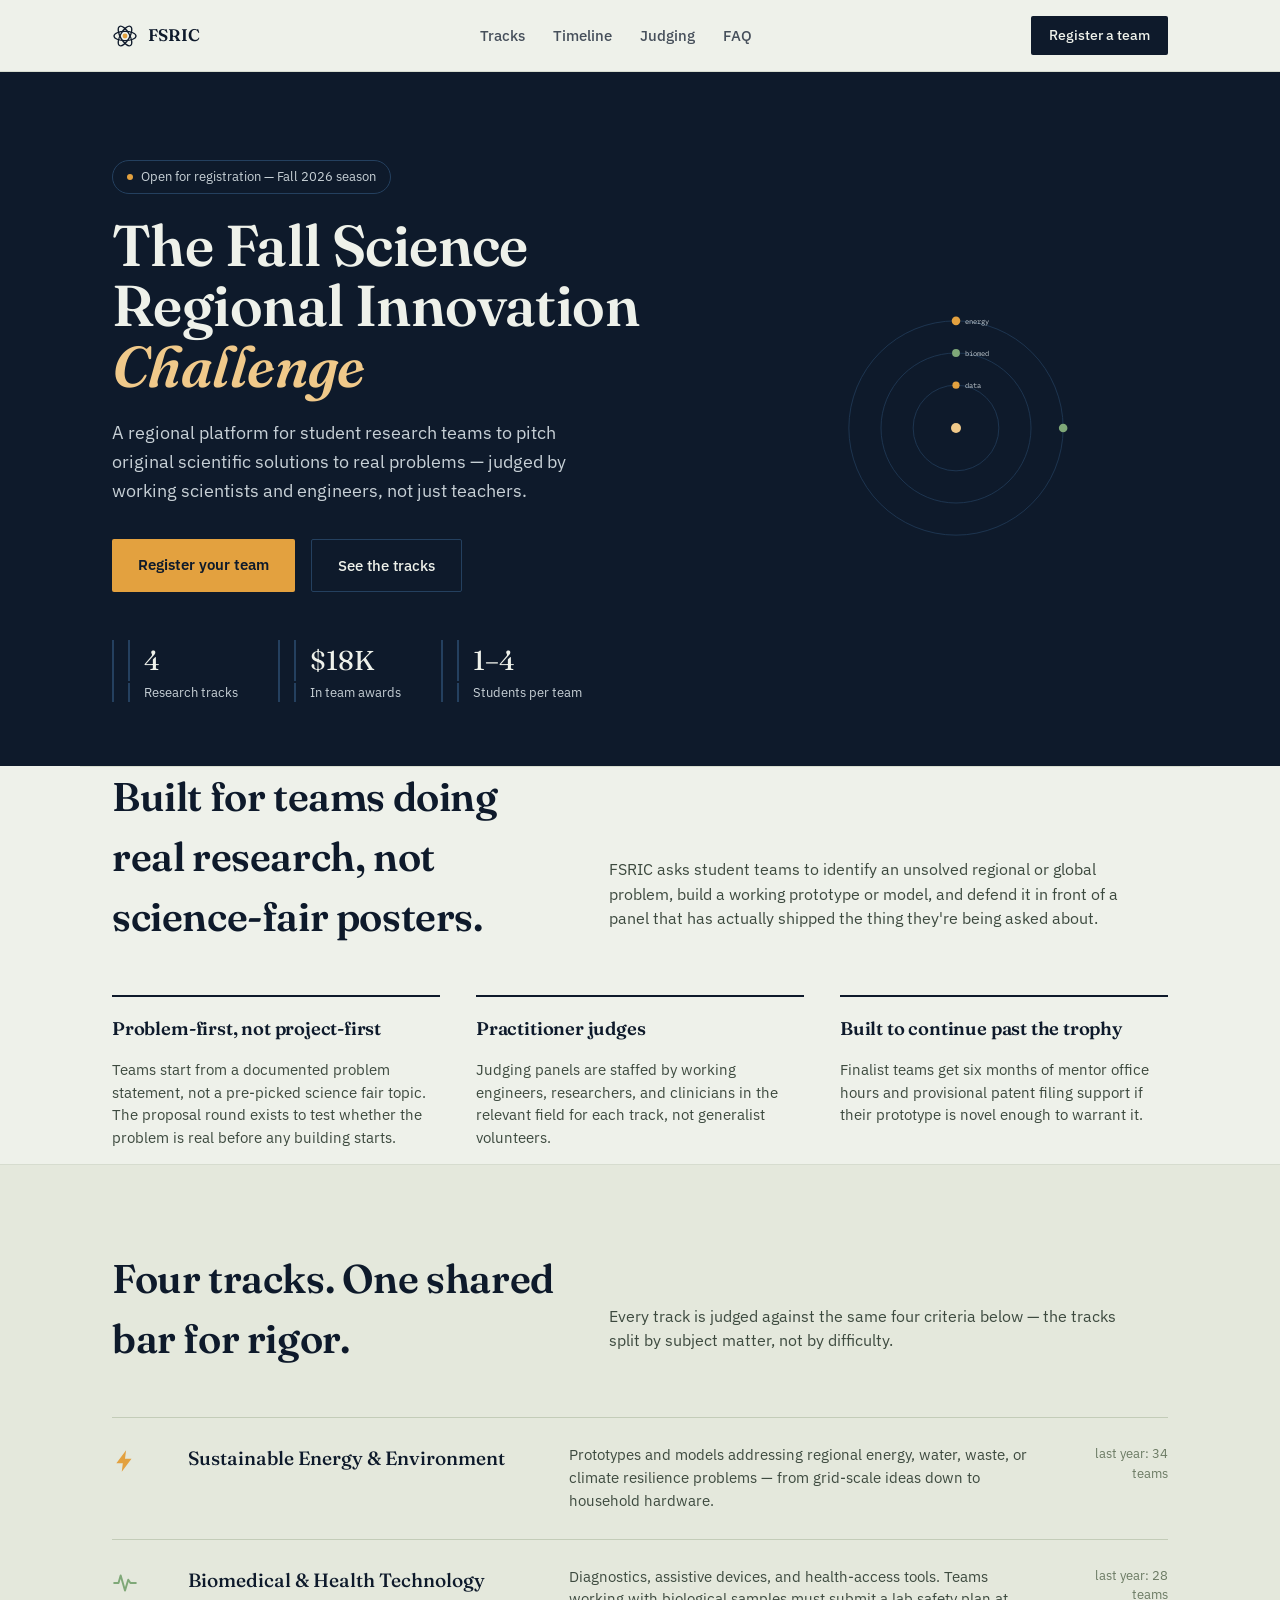
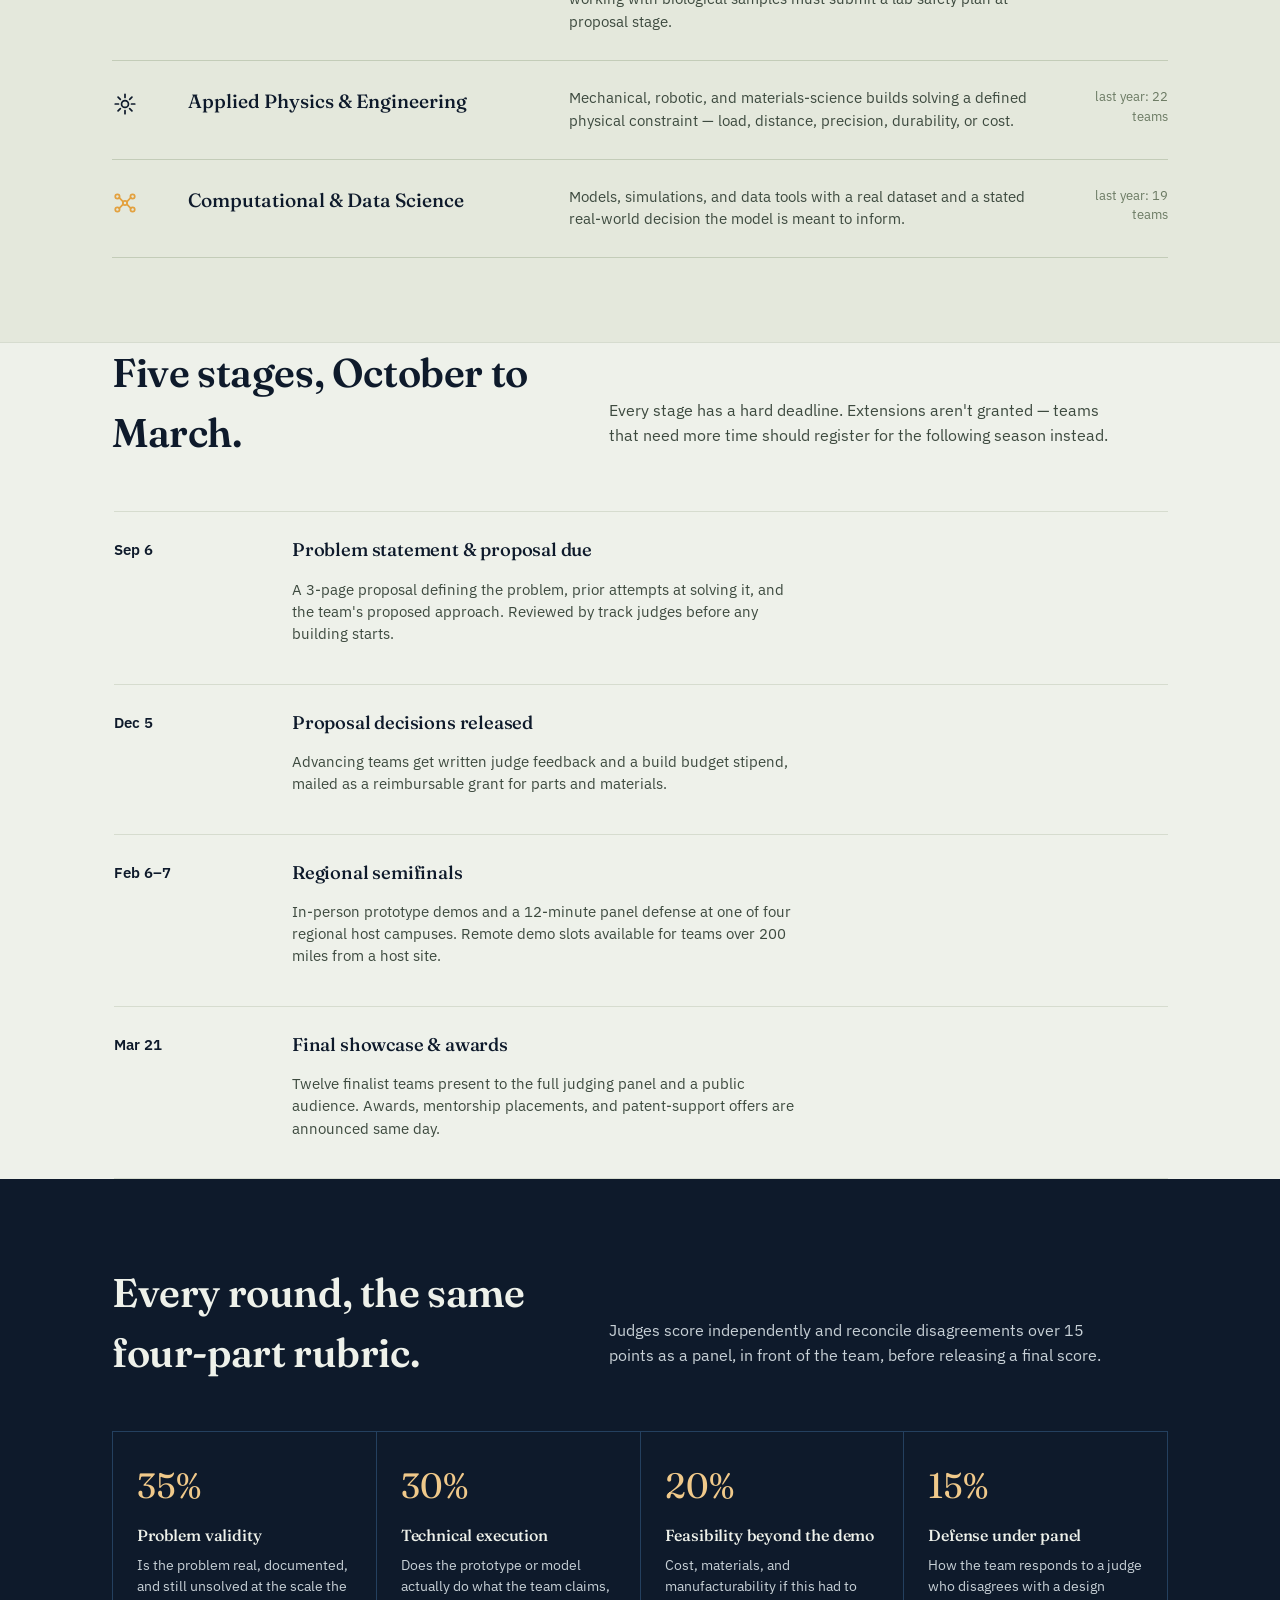
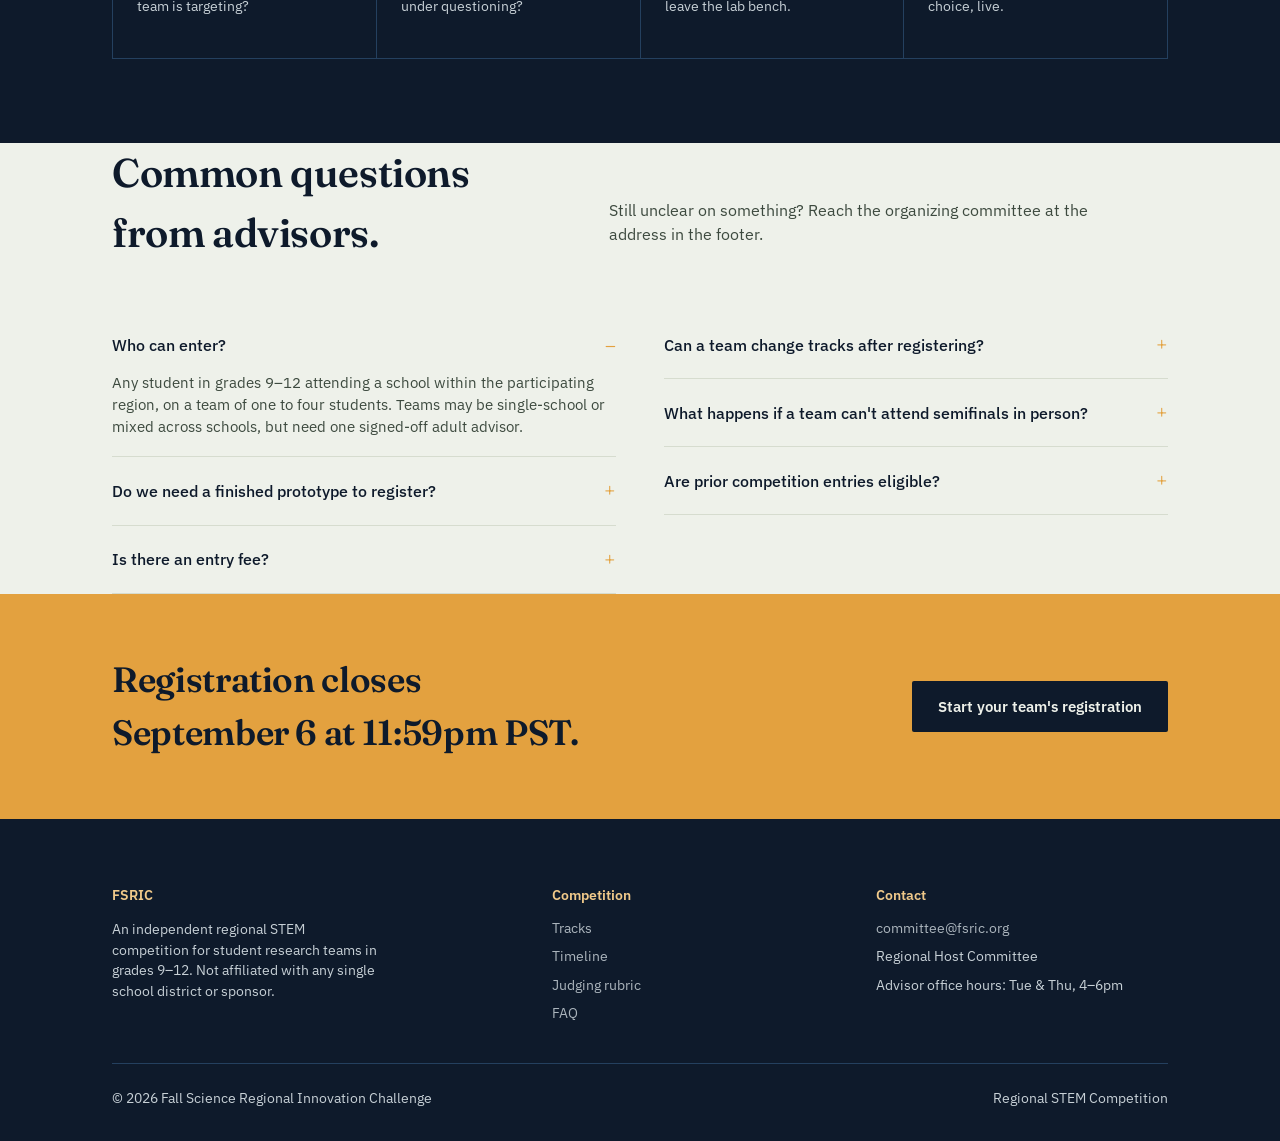
<file: index.html>
<!DOCTYPE html>
<html lang="en">
<head>
<meta charset="UTF-8">
<meta name="viewport" content="width=device-width, initial-scale=1.0">
<title>Fall Science Regional Innovation Challenge</title>
<meta name="description" content="A regional STEM competition for student research teams in grades 9–12, judged by working scientists and engineers.">
<link rel="preconnect" href="https://fonts.googleapis.com">
<link rel="preconnect" href="https://fonts.gstatic.com" crossorigin>
<link href="https://fonts.googleapis.com/css2?family=Fraunces:opsz,wght@9..144,400;9..144,500;9..144,600;9..144,700&family=IBM+Plex+Sans:wght@400;500;600&family=IBM+Plex+Mono:wght@400;500&display=swap" rel="stylesheet">
<link rel="stylesheet" href="/css/styles.css">
</head>
<body>

<nav class="nav">
  <div class="nav-inner">
    <a class="nav-mark" href="/">
      <svg width="26" height="26" viewBox="0 0 26 26" fill="none" aria-hidden="true">
        <circle cx="13" cy="13" r="2.4" fill="#e3a13f"/>
        <ellipse cx="13" cy="13" rx="11" ry="4.6" stroke="#0e1a2b" stroke-width="1.3"/>
        <ellipse cx="13" cy="13" rx="11" ry="4.6" stroke="#0e1a2b" stroke-width="1.3" transform="rotate(60 13 13)"/>
        <ellipse cx="13" cy="13" rx="11" ry="4.6" stroke="#0e1a2b" stroke-width="1.3" transform="rotate(120 13 13)"/>
      </svg>
      FSRIC
    </a>
    <div class="nav-links">
      <a href="/#tracks">Tracks</a>
      <a href="/#timeline">Timeline</a>
      <a href="/#judging">Judging</a>
      <a href="/#faq">FAQ</a>
    </div>
    <a class="nav-cta" href="/register.html">Register a team</a>
    <button class="nav-toggle" aria-expanded="false" aria-controls="mobile-menu">Menu</button>
  </div>
  <div class="nav-mobile" id="mobile-menu">
    <a href="/#tracks">Tracks</a>
    <a href="/#timeline">Timeline</a>
    <a href="/#judging">Judging</a>
    <a href="/#faq">FAQ</a>
    <a href="/register.html">Register a team</a>
  </div>
</nav>

<header class="hero">
  <div class="wrap hero-grid">
    <div>
      <span class="hero-badge"><span class="dot"></span>Open for registration &mdash; Fall 2026 season</span>
      <h1>The Fall Science<br>Regional Innovation<br><em>Challenge</em></h1>
      <p class="lede">A regional platform for student research teams to pitch original scientific solutions to real problems &mdash; judged by working scientists and engineers, not just teachers.</p>
      <div class="hero-actions">
        <a class="btn-primary" href="/register.html">Register your team</a>
        <a class="btn-ghost" href="#tracks">See the tracks</a>
      </div>
      <div class="hero-stats">
        <div><div class="num">4</div><div class="lbl">Research tracks</div></div>
        <div><div class="num">$18K</div><div class="lbl">In team awards</div></div>
        <div><div class="num">1&ndash;4</div><div class="lbl">Students per team</div></div>
      </div>
    </div>
    <div class="orbit-wrap">
      <svg viewBox="0 0 420 420" aria-hidden="true">
        <circle class="orbit-ring" cx="210" cy="210" r="150"/>
        <circle class="orbit-ring" cx="210" cy="210" r="105"/>
        <circle class="orbit-ring" cx="210" cy="210" r="60"/>
        <circle cx="210" cy="210" r="7" fill="#f0c98a"/>
        <g class="orbit-spin">
          <circle class="orbit-node" cx="210" cy="60" r="6"/>
          <text class="orbit-label" x="222" y="64">energy</text>
        </g>
        <g class="orbit-spin rev">
          <circle class="orbit-node alt" cx="210" cy="105" r="5.5"/>
          <text class="orbit-label" x="222" y="109">biomed</text>
        </g>
        <g class="orbit-spin">
          <circle class="orbit-node" cx="210" cy="150" r="5"/>
          <text class="orbit-label" x="222" y="154">data</text>
        </g>
        <g class="orbit-spin rev" style="animation-duration:60s;">
          <circle class="orbit-node alt" cx="360" cy="210" r="6"/>
        </g>
      </svg>
    </div>
  </div>
</header>

<section class="about wrap">
  <div class="section-head">
    <div><h2>Built for teams doing real research, not science-fair posters.</h2></div>
    <p>FSRIC asks student teams to identify an unsolved regional or global problem, build a working prototype or model, and defend it in front of a panel that has actually shipped the thing they're being asked about.</p>
  </div>
  <div class="about-cols">
    <div class="about-card">
      <h3>Problem-first, not project-first</h3>
      <p>Teams start from a documented problem statement, not a pre-picked science fair topic. The proposal round exists to test whether the problem is real before any building starts.</p>
    </div>
    <div class="about-card">
      <h3>Practitioner judges</h3>
      <p>Judging panels are staffed by working engineers, researchers, and clinicians in the relevant field for each track, not generalist volunteers.</p>
    </div>
    <div class="about-card">
      <h3>Built to continue past the trophy</h3>
      <p>Finalist teams get six months of mentor office hours and provisional patent filing support if their prototype is novel enough to warrant it.</p>
    </div>
  </div>
</section>

<section class="tracks" id="tracks">
  <div class="wrap">
    <div class="section-head">
      <div><h2>Four tracks. One shared bar for rigor.</h2></div>
      <p>Every track is judged against the same four criteria below &mdash; the tracks split by subject matter, not by difficulty.</p>
    </div>
    <div class="track-list">
      <div class="track-row">
        <div class="track-icon" aria-hidden="true">
          <svg viewBox="0 0 24 24" fill="none"><path d="M13 2 4 14h6l-1 8 9-12h-6z" fill="#e3a13f"/></svg>
        </div>
        <div class="track-name">Sustainable Energy &amp; Environment</div>
        <div class="track-desc">Prototypes and models addressing regional energy, water, waste, or climate resilience problems &mdash; from grid-scale ideas down to household hardware.</div>
        <div class="track-teams">last year: 34 teams</div>
      </div>
      <div class="track-row">
        <div class="track-icon" aria-hidden="true">
          <svg viewBox="0 0 24 24" fill="none" stroke="#7fa878" stroke-width="1.8" stroke-linecap="round" stroke-linejoin="round"><path d="M2 12h4l2-7 4 14 3-10 2 3h5"/></svg>
        </div>
        <div class="track-name">Biomedical &amp; Health Technology</div>
        <div class="track-desc">Diagnostics, assistive devices, and health-access tools. Teams working with biological samples must submit a lab safety plan at proposal stage.</div>
        <div class="track-teams">last year: 28 teams</div>
      </div>
      <div class="track-row">
        <div class="track-icon" aria-hidden="true">
          <svg viewBox="0 0 24 24" fill="none" stroke="#0e1a2b" stroke-width="1.6"><circle cx="12" cy="12" r="3.2"/><path d="M12 3v3M12 18v3M3 12h3M18 12h3M5.6 5.6l2.1 2.1M16.3 16.3l2.1 2.1M5.6 18.4l2.1-2.1M16.3 7.7l2.1-2.1" stroke-linecap="round"/></svg>
        </div>
        <div class="track-name">Applied Physics &amp; Engineering</div>
        <div class="track-desc">Mechanical, robotic, and materials-science builds solving a defined physical constraint &mdash; load, distance, precision, durability, or cost.</div>
        <div class="track-teams">last year: 22 teams</div>
      </div>
      <div class="track-row">
        <div class="track-icon" aria-hidden="true">
          <svg viewBox="0 0 24 24" fill="none" stroke="#e3a13f" stroke-width="1.6"><circle cx="5" cy="6" r="2"/><circle cx="19" cy="6" r="2"/><circle cx="5" cy="18" r="2"/><circle cx="19" cy="18" r="2"/><circle cx="12" cy="12" r="2"/><path d="M6.6 7.1 10.4 11M17.4 7.1 13.6 11M6.6 16.9 10.4 13M17.4 16.9 13.6 13" stroke-linecap="round"/></svg>
        </div>
        <div class="track-name">Computational &amp; Data Science</div>
        <div class="track-desc">Models, simulations, and data tools with a real dataset and a stated real-world decision the model is meant to inform.</div>
        <div class="track-teams">last year: 19 teams</div>
      </div>
    </div>
  </div>
</section>

<section class="timeline wrap" id="timeline">
  <div class="section-head">
    <div><h2>Five stages, October to March.</h2></div>
    <p>Every stage has a hard deadline. Extensions aren't granted &mdash; teams that need more time should register for the following season instead.</p>
  </div>
  <div class="tl-list">
    <div class="tl-item">
      <div class="tl-date">Sep 6</div>
      <div class="tl-body">
        <h3>Problem statement &amp; proposal due</h3>
        <p>A 3-page proposal defining the problem, prior attempts at solving it, and the team's proposed approach. Reviewed by track judges before any building starts.</p>
      </div>
    </div>
    <div class="tl-item">
      <div class="tl-date">Dec 5</div>
      <div class="tl-body">
        <h3>Proposal decisions released</h3>
        <p>Advancing teams get written judge feedback and a build budget stipend, mailed as a reimbursable grant for parts and materials.</p>
      </div>
    </div>
    <div class="tl-item">
      <div class="tl-date">Feb 6&ndash;7</div>
      <div class="tl-body">
        <h3>Regional semifinals</h3>
        <p>In-person prototype demos and a 12-minute panel defense at one of four regional host campuses. Remote demo slots available for teams over 200 miles from a host site.</p>
      </div>
    </div>
    <div class="tl-item">
      <div class="tl-date">Mar 21</div>
      <div class="tl-body">
        <h3>Final showcase &amp; awards</h3>
        <p>Twelve finalist teams present to the full judging panel and a public audience. Awards, mentorship placements, and patent-support offers are announced same day.</p>
      </div>
    </div>
  </div>
</section>

<section class="judging" id="judging">
  <div class="wrap">
    <div class="section-head">
      <div><h2>Every round, the same four-part rubric.</h2></div>
      <p class="on-dark">Judges score independently and reconcile disagreements over 15 points as a panel, in front of the team, before releasing a final score.</p>
    </div>
    <div class="crit-grid">
      <div class="crit-cell">
        <div class="crit-pct">35%</div>
        <h3>Problem validity</h3>
        <p>Is the problem real, documented, and still unsolved at the scale the team is targeting?</p>
      </div>
      <div class="crit-cell">
        <div class="crit-pct">30%</div>
        <h3>Technical execution</h3>
        <p>Does the prototype or model actually do what the team claims, under questioning?</p>
      </div>
      <div class="crit-cell">
        <div class="crit-pct">20%</div>
        <h3>Feasibility beyond the demo</h3>
        <p>Cost, materials, and manufacturability if this had to leave the lab bench.</p>
      </div>
      <div class="crit-cell">
        <div class="crit-pct">15%</div>
        <h3>Defense under panel</h3>
        <p>How the team responds to a judge who disagrees with a design choice, live.</p>
      </div>
    </div>
  </div>
</section>

<section class="faq wrap" id="faq">
  <div class="section-head">
    <div><h2>Common questions from advisors.</h2></div>
    <p>Still unclear on something? Reach the organizing committee at the address in the footer.</p>
  </div>
  <div class="faq-grid">
    <div>
      <details open>
        <summary>Who can enter?</summary>
        <p>Any student in grades 9&ndash;12 attending a school within the participating region, on a team of one to four students. Teams may be single-school or mixed across schools, but need one signed-off adult advisor.</p>
      </details>
      <details>
        <summary>Do we need a finished prototype to register?</summary>
        <p>No. Registration only requires a track selection and working title. The prototype itself is built between the proposal decision in December and the semifinal in February.</p>
      </details>
      <details>
        <summary>Is there an entry fee?</summary>
        <p>No entry fee. Teams that advance past the proposal round receive a materials stipend rather than paying one.</p>
      </details>
    </div>
    <div>
      <details>
        <summary>Can a team change tracks after registering?</summary>
        <p>Only up until the proposal deadline. After proposals are submitted, a team's track is locked for the rest of the season.</p>
      </details>
      <details>
        <summary>What happens if a team can't attend semifinals in person?</summary>
        <p>Teams more than 200 miles from a regional host site can request a remote demo slot when they register. This must be requested before the proposal deadline, not after.</p>
      </details>
      <details>
        <summary>Are prior competition entries eligible?</summary>
        <p>A project previously entered in another regional or national competition can be entered here only if it's substantially extended with new work done this season.</p>
      </details>
    </div>
  </div>
</section>

<section class="cta-strip">
  <div class="wrap cta-inner">
    <h2>Registration closes September 6 at 11:59pm PST.</h2>
    <a class="btn-primary" href="/register.html">Start your team's registration</a>
  </div>
</section>

<footer>
  <div class="wrap">
    <div class="foot-grid">
      <div>
        <h4>FSRIC</h4>
        <p style="max-width:34ch; color:var(--paper-dim);">An independent regional STEM competition for student research teams in grades 9&ndash;12. Not affiliated with any single school district or sponsor.</p>
      </div>
      <div>
        <h4>Competition</h4>
        <ul>
          <li><a href="/#tracks">Tracks</a></li>
          <li><a href="/#timeline">Timeline</a></li>
          <li><a href="/#judging">Judging rubric</a></li>
          <li><a href="/#faq">FAQ</a></li>
        </ul>
      </div>
      <div>
        <h4>Contact</h4>
        <ul>
          <li><a href="mailto:committee@fsric.org">committee@fsric.org</a></li>
          <li>Regional Host Committee</li>
          <li>Advisor office hours: Tue &amp; Thu, 4&ndash;6pm</li>
        </ul>
      </div>
    </div>
    <div class="foot-bottom">
      <div>&copy; 2026 Fall Science Regional Innovation Challenge</div>
      <div>Regional STEM Competition</div>
    </div>
  </div>
</footer>

<script src="/js/main.js"></script>
</body>
</html>
</file>
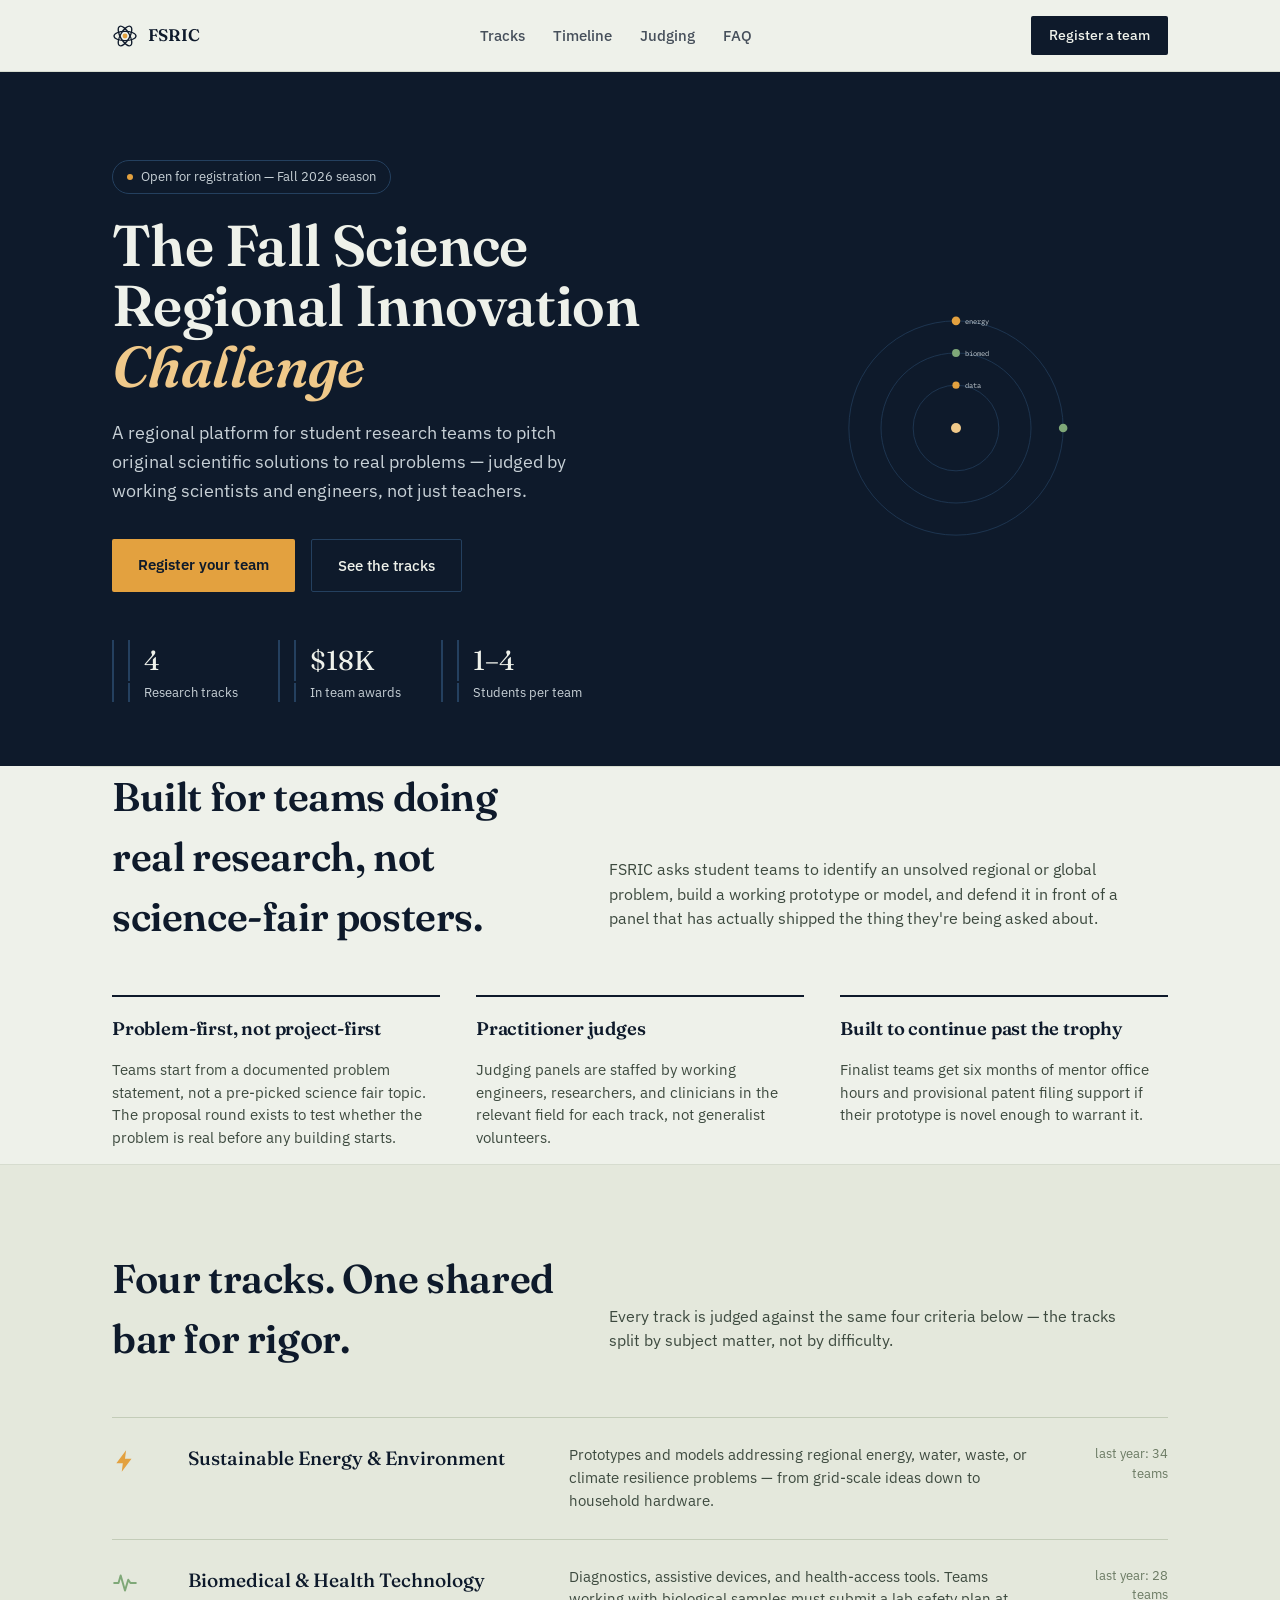
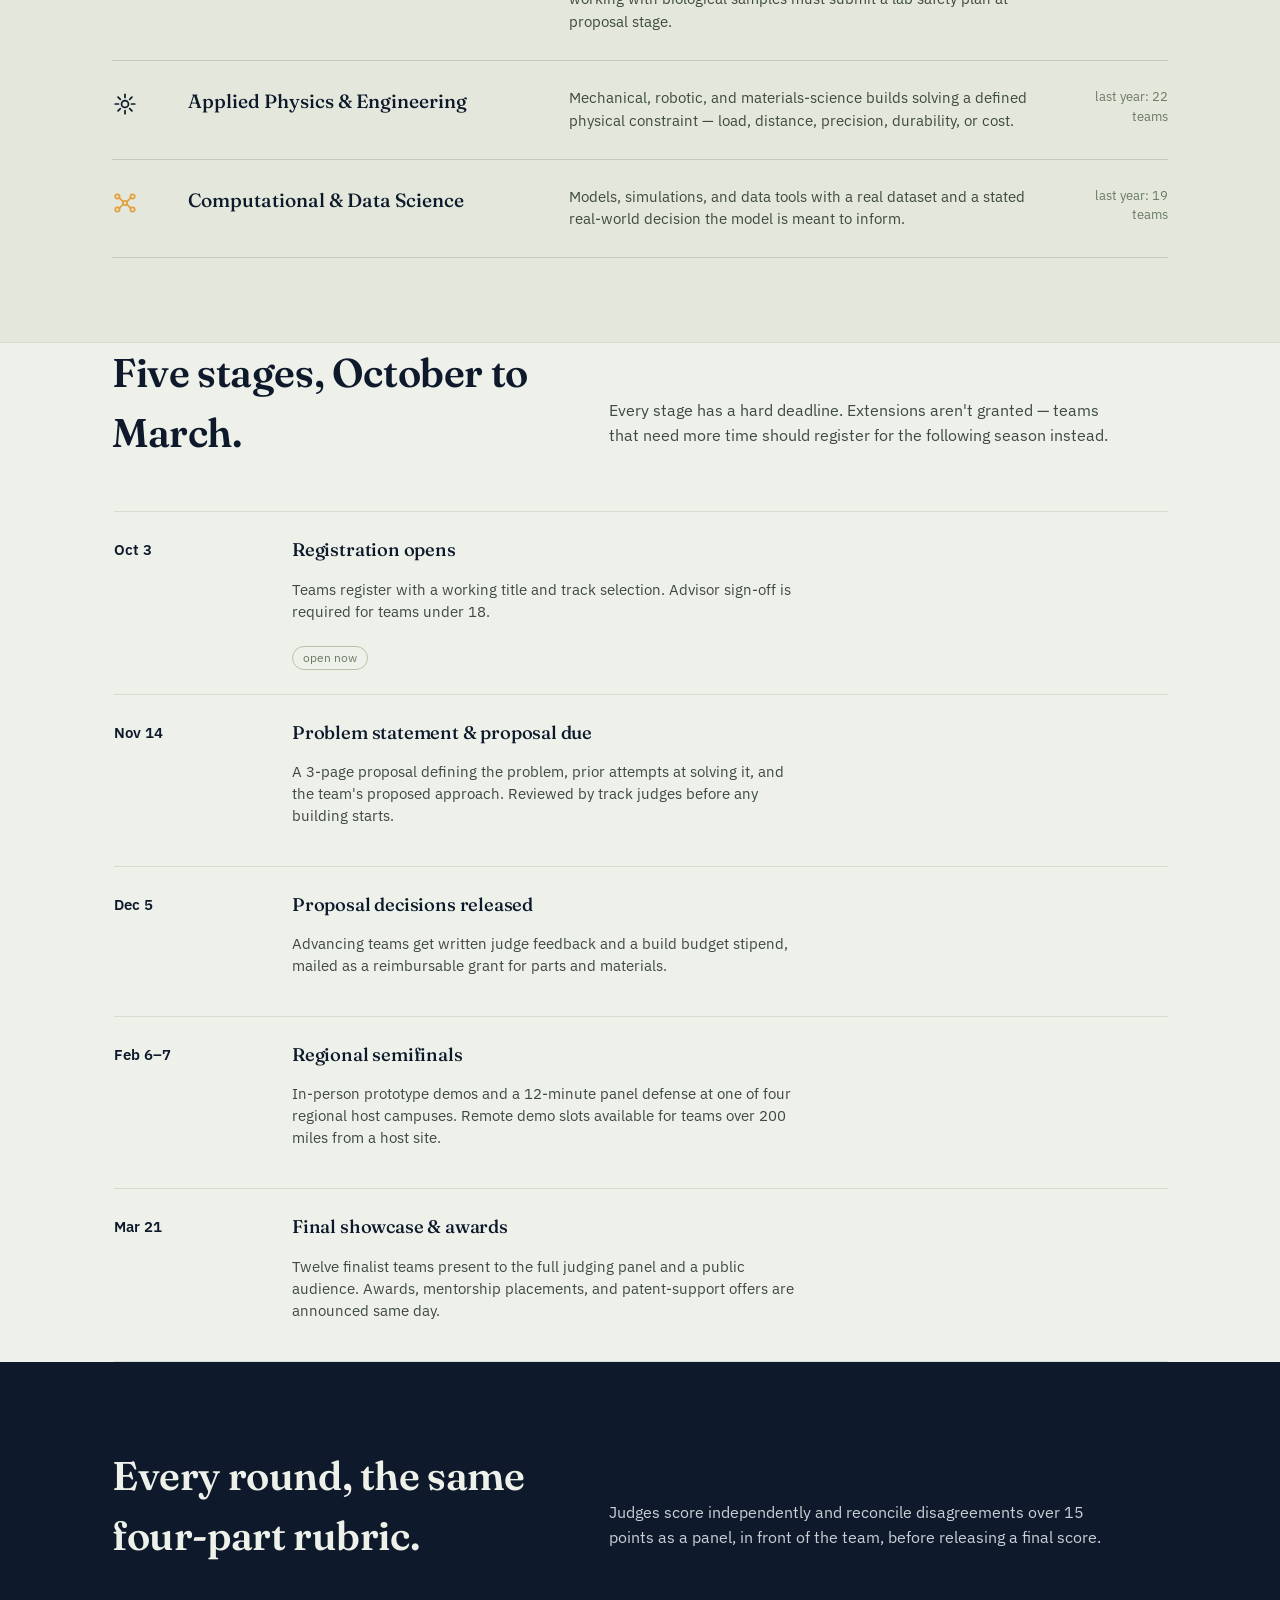
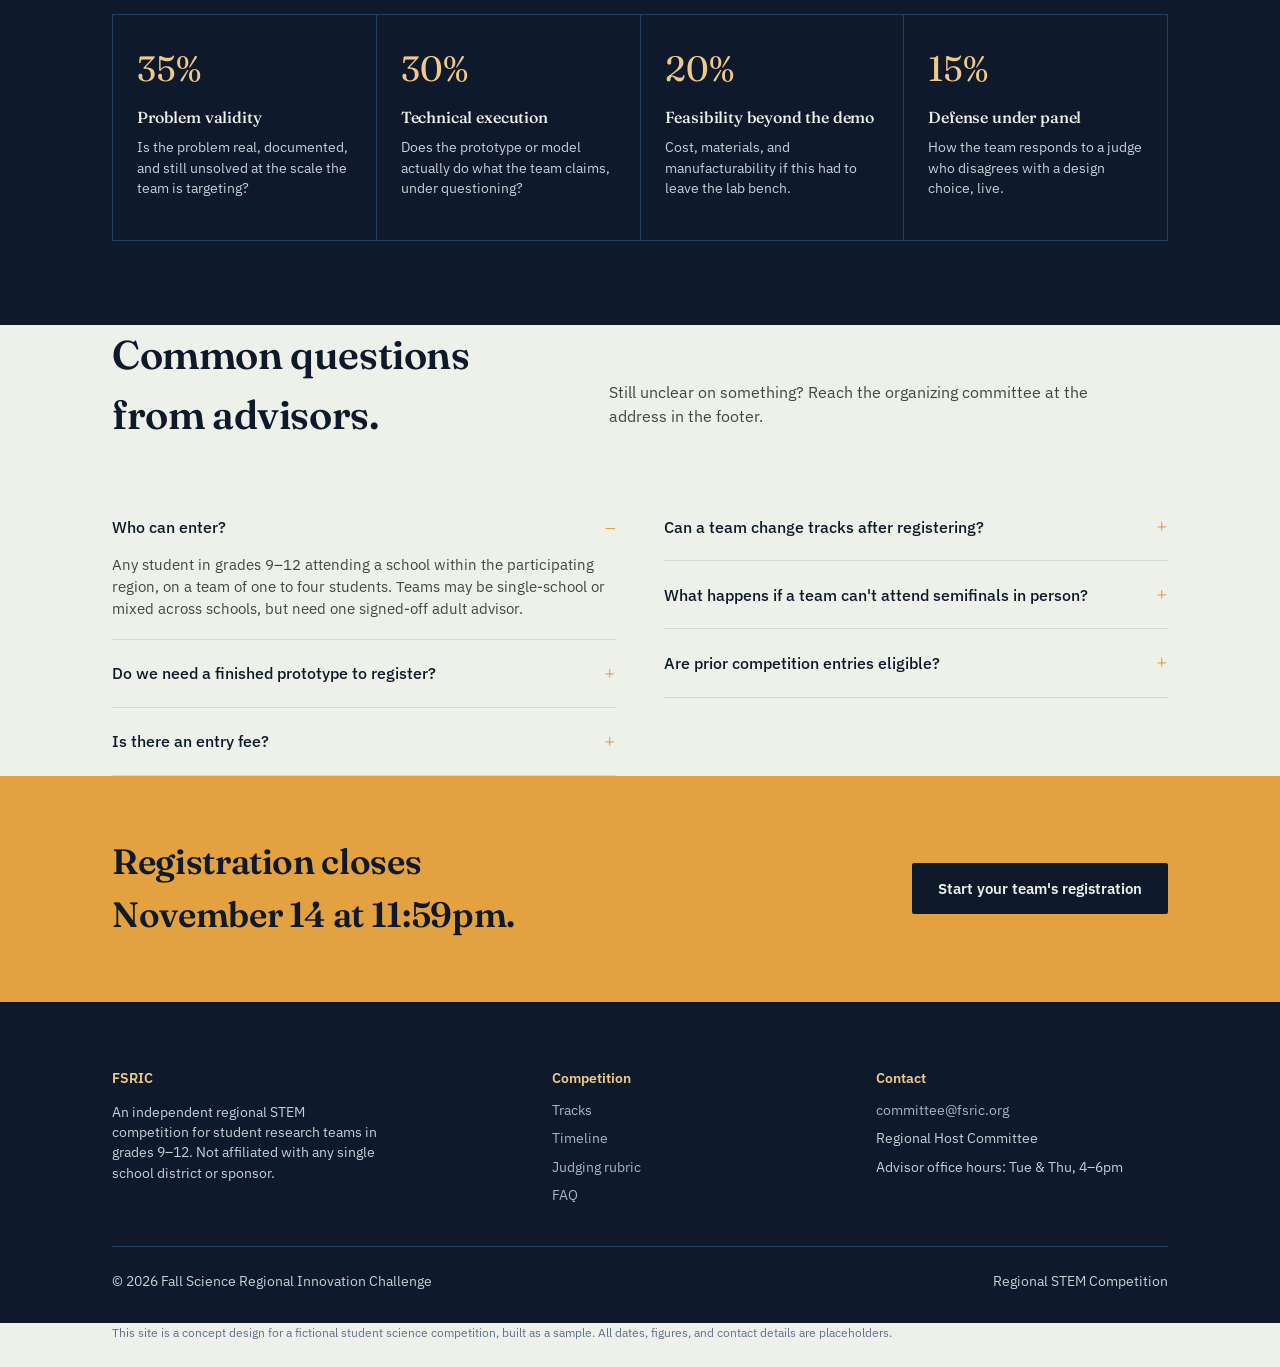
<file: fsric-site/index.html>
<!DOCTYPE html>
<html lang="en">
<head>
<meta charset="UTF-8">
<meta name="viewport" content="width=device-width, initial-scale=1.0">
<title>Fall Science Regional Innovation Challenge</title>
<meta name="description" content="A regional STEM competition for student research teams in grades 9–12, judged by working scientists and engineers.">
<link rel="preconnect" href="https://fonts.googleapis.com">
<link rel="preconnect" href="https://fonts.gstatic.com" crossorigin>
<link href="https://fonts.googleapis.com/css2?family=Fraunces:opsz,wght@9..144,400;9..144,500;9..144,600;9..144,700&family=IBM+Plex+Sans:wght@400;500;600&family=IBM+Plex+Mono:wght@400;500&display=swap" rel="stylesheet">
<link rel="stylesheet" href="/css/styles.css">
</head>
<body>

<nav class="nav">
  <div class="nav-inner">
    <a class="nav-mark" href="/">
      <svg width="26" height="26" viewBox="0 0 26 26" fill="none" aria-hidden="true">
        <circle cx="13" cy="13" r="2.4" fill="#e3a13f"/>
        <ellipse cx="13" cy="13" rx="11" ry="4.6" stroke="#0e1a2b" stroke-width="1.3"/>
        <ellipse cx="13" cy="13" rx="11" ry="4.6" stroke="#0e1a2b" stroke-width="1.3" transform="rotate(60 13 13)"/>
        <ellipse cx="13" cy="13" rx="11" ry="4.6" stroke="#0e1a2b" stroke-width="1.3" transform="rotate(120 13 13)"/>
      </svg>
      FSRIC
    </a>
    <div class="nav-links">
      <a href="/#tracks">Tracks</a>
      <a href="/#timeline">Timeline</a>
      <a href="/#judging">Judging</a>
      <a href="/#faq">FAQ</a>
    </div>
    <a class="nav-cta" href="/register.html">Register a team</a>
    <button class="nav-toggle" aria-expanded="false" aria-controls="mobile-menu">Menu</button>
  </div>
  <div class="nav-mobile" id="mobile-menu">
    <a href="/#tracks">Tracks</a>
    <a href="/#timeline">Timeline</a>
    <a href="/#judging">Judging</a>
    <a href="/#faq">FAQ</a>
    <a href="/register.html">Register a team</a>
  </div>
</nav>

<header class="hero">
  <div class="wrap hero-grid">
    <div>
      <span class="hero-badge"><span class="dot"></span>Open for registration &mdash; Fall 2026 season</span>
      <h1>The Fall Science<br>Regional Innovation<br><em>Challenge</em></h1>
      <p class="lede">A regional platform for student research teams to pitch original scientific solutions to real problems &mdash; judged by working scientists and engineers, not just teachers.</p>
      <div class="hero-actions">
        <a class="btn-primary" href="/register.html">Register your team</a>
        <a class="btn-ghost" href="#tracks">See the tracks</a>
      </div>
      <div class="hero-stats">
        <div><div class="num">4</div><div class="lbl">Research tracks</div></div>
        <div><div class="num">$18K</div><div class="lbl">In team awards</div></div>
        <div><div class="num">1&ndash;4</div><div class="lbl">Students per team</div></div>
      </div>
    </div>
    <div class="orbit-wrap">
      <svg viewBox="0 0 420 420" aria-hidden="true">
        <circle class="orbit-ring" cx="210" cy="210" r="150"/>
        <circle class="orbit-ring" cx="210" cy="210" r="105"/>
        <circle class="orbit-ring" cx="210" cy="210" r="60"/>
        <circle cx="210" cy="210" r="7" fill="#f0c98a"/>
        <g class="orbit-spin">
          <circle class="orbit-node" cx="210" cy="60" r="6"/>
          <text class="orbit-label" x="222" y="64">energy</text>
        </g>
        <g class="orbit-spin rev">
          <circle class="orbit-node alt" cx="210" cy="105" r="5.5"/>
          <text class="orbit-label" x="222" y="109">biomed</text>
        </g>
        <g class="orbit-spin">
          <circle class="orbit-node" cx="210" cy="150" r="5"/>
          <text class="orbit-label" x="222" y="154">data</text>
        </g>
        <g class="orbit-spin rev" style="animation-duration:60s;">
          <circle class="orbit-node alt" cx="360" cy="210" r="6"/>
        </g>
      </svg>
    </div>
  </div>
</header>

<section class="about wrap">
  <div class="section-head">
    <div><h2>Built for teams doing real research, not science-fair posters.</h2></div>
    <p>FSRIC asks student teams to identify an unsolved regional or global problem, build a working prototype or model, and defend it in front of a panel that has actually shipped the thing they're being asked about.</p>
  </div>
  <div class="about-cols">
    <div class="about-card">
      <h3>Problem-first, not project-first</h3>
      <p>Teams start from a documented problem statement, not a pre-picked science fair topic. The proposal round exists to test whether the problem is real before any building starts.</p>
    </div>
    <div class="about-card">
      <h3>Practitioner judges</h3>
      <p>Judging panels are staffed by working engineers, researchers, and clinicians in the relevant field for each track, not generalist volunteers.</p>
    </div>
    <div class="about-card">
      <h3>Built to continue past the trophy</h3>
      <p>Finalist teams get six months of mentor office hours and provisional patent filing support if their prototype is novel enough to warrant it.</p>
    </div>
  </div>
</section>

<section class="tracks" id="tracks">
  <div class="wrap">
    <div class="section-head">
      <div><h2>Four tracks. One shared bar for rigor.</h2></div>
      <p>Every track is judged against the same four criteria below &mdash; the tracks split by subject matter, not by difficulty.</p>
    </div>
    <div class="track-list">
      <div class="track-row">
        <div class="track-icon" aria-hidden="true">
          <svg viewBox="0 0 24 24" fill="none"><path d="M13 2 4 14h6l-1 8 9-12h-6z" fill="#e3a13f"/></svg>
        </div>
        <div class="track-name">Sustainable Energy &amp; Environment</div>
        <div class="track-desc">Prototypes and models addressing regional energy, water, waste, or climate resilience problems &mdash; from grid-scale ideas down to household hardware.</div>
        <div class="track-teams">last year: 34 teams</div>
      </div>
      <div class="track-row">
        <div class="track-icon" aria-hidden="true">
          <svg viewBox="0 0 24 24" fill="none" stroke="#7fa878" stroke-width="1.8" stroke-linecap="round" stroke-linejoin="round"><path d="M2 12h4l2-7 4 14 3-10 2 3h5"/></svg>
        </div>
        <div class="track-name">Biomedical &amp; Health Technology</div>
        <div class="track-desc">Diagnostics, assistive devices, and health-access tools. Teams working with biological samples must submit a lab safety plan at proposal stage.</div>
        <div class="track-teams">last year: 28 teams</div>
      </div>
      <div class="track-row">
        <div class="track-icon" aria-hidden="true">
          <svg viewBox="0 0 24 24" fill="none" stroke="#0e1a2b" stroke-width="1.6"><circle cx="12" cy="12" r="3.2"/><path d="M12 3v3M12 18v3M3 12h3M18 12h3M5.6 5.6l2.1 2.1M16.3 16.3l2.1 2.1M5.6 18.4l2.1-2.1M16.3 7.7l2.1-2.1" stroke-linecap="round"/></svg>
        </div>
        <div class="track-name">Applied Physics &amp; Engineering</div>
        <div class="track-desc">Mechanical, robotic, and materials-science builds solving a defined physical constraint &mdash; load, distance, precision, durability, or cost.</div>
        <div class="track-teams">last year: 22 teams</div>
      </div>
      <div class="track-row">
        <div class="track-icon" aria-hidden="true">
          <svg viewBox="0 0 24 24" fill="none" stroke="#e3a13f" stroke-width="1.6"><circle cx="5" cy="6" r="2"/><circle cx="19" cy="6" r="2"/><circle cx="5" cy="18" r="2"/><circle cx="19" cy="18" r="2"/><circle cx="12" cy="12" r="2"/><path d="M6.6 7.1 10.4 11M17.4 7.1 13.6 11M6.6 16.9 10.4 13M17.4 16.9 13.6 13" stroke-linecap="round"/></svg>
        </div>
        <div class="track-name">Computational &amp; Data Science</div>
        <div class="track-desc">Models, simulations, and data tools with a real dataset and a stated real-world decision the model is meant to inform.</div>
        <div class="track-teams">last year: 19 teams</div>
      </div>
    </div>
  </div>
</section>

<section class="timeline wrap" id="timeline">
  <div class="section-head">
    <div><h2>Five stages, October to March.</h2></div>
    <p>Every stage has a hard deadline. Extensions aren't granted &mdash; teams that need more time should register for the following season instead.</p>
  </div>
  <div class="tl-list">
    <div class="tl-item">
      <div class="tl-date">Oct 3</div>
      <div class="tl-body">
        <h3>Registration opens</h3>
        <p>Teams register with a working title and track selection. Advisor sign-off is required for teams under 18.</p>
        <span class="tl-tag">open now</span>
      </div>
    </div>
    <div class="tl-item">
      <div class="tl-date">Nov 14</div>
      <div class="tl-body">
        <h3>Problem statement &amp; proposal due</h3>
        <p>A 3-page proposal defining the problem, prior attempts at solving it, and the team's proposed approach. Reviewed by track judges before any building starts.</p>
      </div>
    </div>
    <div class="tl-item">
      <div class="tl-date">Dec 5</div>
      <div class="tl-body">
        <h3>Proposal decisions released</h3>
        <p>Advancing teams get written judge feedback and a build budget stipend, mailed as a reimbursable grant for parts and materials.</p>
      </div>
    </div>
    <div class="tl-item">
      <div class="tl-date">Feb 6&ndash;7</div>
      <div class="tl-body">
        <h3>Regional semifinals</h3>
        <p>In-person prototype demos and a 12-minute panel defense at one of four regional host campuses. Remote demo slots available for teams over 200 miles from a host site.</p>
      </div>
    </div>
    <div class="tl-item">
      <div class="tl-date">Mar 21</div>
      <div class="tl-body">
        <h3>Final showcase &amp; awards</h3>
        <p>Twelve finalist teams present to the full judging panel and a public audience. Awards, mentorship placements, and patent-support offers are announced same day.</p>
      </div>
    </div>
  </div>
</section>

<section class="judging" id="judging">
  <div class="wrap">
    <div class="section-head">
      <div><h2>Every round, the same four-part rubric.</h2></div>
      <p class="on-dark">Judges score independently and reconcile disagreements over 15 points as a panel, in front of the team, before releasing a final score.</p>
    </div>
    <div class="crit-grid">
      <div class="crit-cell">
        <div class="crit-pct">35%</div>
        <h3>Problem validity</h3>
        <p>Is the problem real, documented, and still unsolved at the scale the team is targeting?</p>
      </div>
      <div class="crit-cell">
        <div class="crit-pct">30%</div>
        <h3>Technical execution</h3>
        <p>Does the prototype or model actually do what the team claims, under questioning?</p>
      </div>
      <div class="crit-cell">
        <div class="crit-pct">20%</div>
        <h3>Feasibility beyond the demo</h3>
        <p>Cost, materials, and manufacturability if this had to leave the lab bench.</p>
      </div>
      <div class="crit-cell">
        <div class="crit-pct">15%</div>
        <h3>Defense under panel</h3>
        <p>How the team responds to a judge who disagrees with a design choice, live.</p>
      </div>
    </div>
  </div>
</section>

<section class="faq wrap" id="faq">
  <div class="section-head">
    <div><h2>Common questions from advisors.</h2></div>
    <p>Still unclear on something? Reach the organizing committee at the address in the footer.</p>
  </div>
  <div class="faq-grid">
    <div>
      <details open>
        <summary>Who can enter?</summary>
        <p>Any student in grades 9&ndash;12 attending a school within the participating region, on a team of one to four students. Teams may be single-school or mixed across schools, but need one signed-off adult advisor.</p>
      </details>
      <details>
        <summary>Do we need a finished prototype to register?</summary>
        <p>No. Registration only requires a track selection and working title. The prototype itself is built between the proposal decision in December and the semifinal in February.</p>
      </details>
      <details>
        <summary>Is there an entry fee?</summary>
        <p>No entry fee. Teams that advance past the proposal round receive a materials stipend rather than paying one.</p>
      </details>
    </div>
    <div>
      <details>
        <summary>Can a team change tracks after registering?</summary>
        <p>Only up until the proposal deadline. After proposals are submitted, a team's track is locked for the rest of the season.</p>
      </details>
      <details>
        <summary>What happens if a team can't attend semifinals in person?</summary>
        <p>Teams more than 200 miles from a regional host site can request a remote demo slot when they register. This must be requested before the proposal deadline, not after.</p>
      </details>
      <details>
        <summary>Are prior competition entries eligible?</summary>
        <p>A project previously entered in another regional or national competition can be entered here only if it's substantially extended with new work done this season.</p>
      </details>
    </div>
  </div>
</section>

<section class="cta-strip">
  <div class="wrap cta-inner">
    <h2>Registration closes November 14 at 11:59pm.</h2>
    <a class="btn-primary" href="/register.html">Start your team's registration</a>
  </div>
</section>

<footer>
  <div class="wrap">
    <div class="foot-grid">
      <div>
        <h4>FSRIC</h4>
        <p style="max-width:34ch; color:var(--paper-dim);">An independent regional STEM competition for student research teams in grades 9&ndash;12. Not affiliated with any single school district or sponsor.</p>
      </div>
      <div>
        <h4>Competition</h4>
        <ul>
          <li><a href="/#tracks">Tracks</a></li>
          <li><a href="/#timeline">Timeline</a></li>
          <li><a href="/#judging">Judging rubric</a></li>
          <li><a href="/#faq">FAQ</a></li>
        </ul>
      </div>
      <div>
        <h4>Contact</h4>
        <ul>
          <li><a href="mailto:committee@fsric.org">committee@fsric.org</a></li>
          <li>Regional Host Committee</li>
          <li>Advisor office hours: Tue &amp; Thu, 4&ndash;6pm</li>
        </ul>
      </div>
    </div>
    <div class="foot-bottom">
      <div>&copy; 2026 Fall Science Regional Innovation Challenge</div>
      <div>Regional STEM Competition</div>
    </div>
  </div>
</footer>
<p class="disclaimer">This site is a concept design for a fictional student science competition, built as a sample. All dates, figures, and contact details are placeholders.</p>

<script src="/js/main.js"></script>
</body>
</html>
</file>
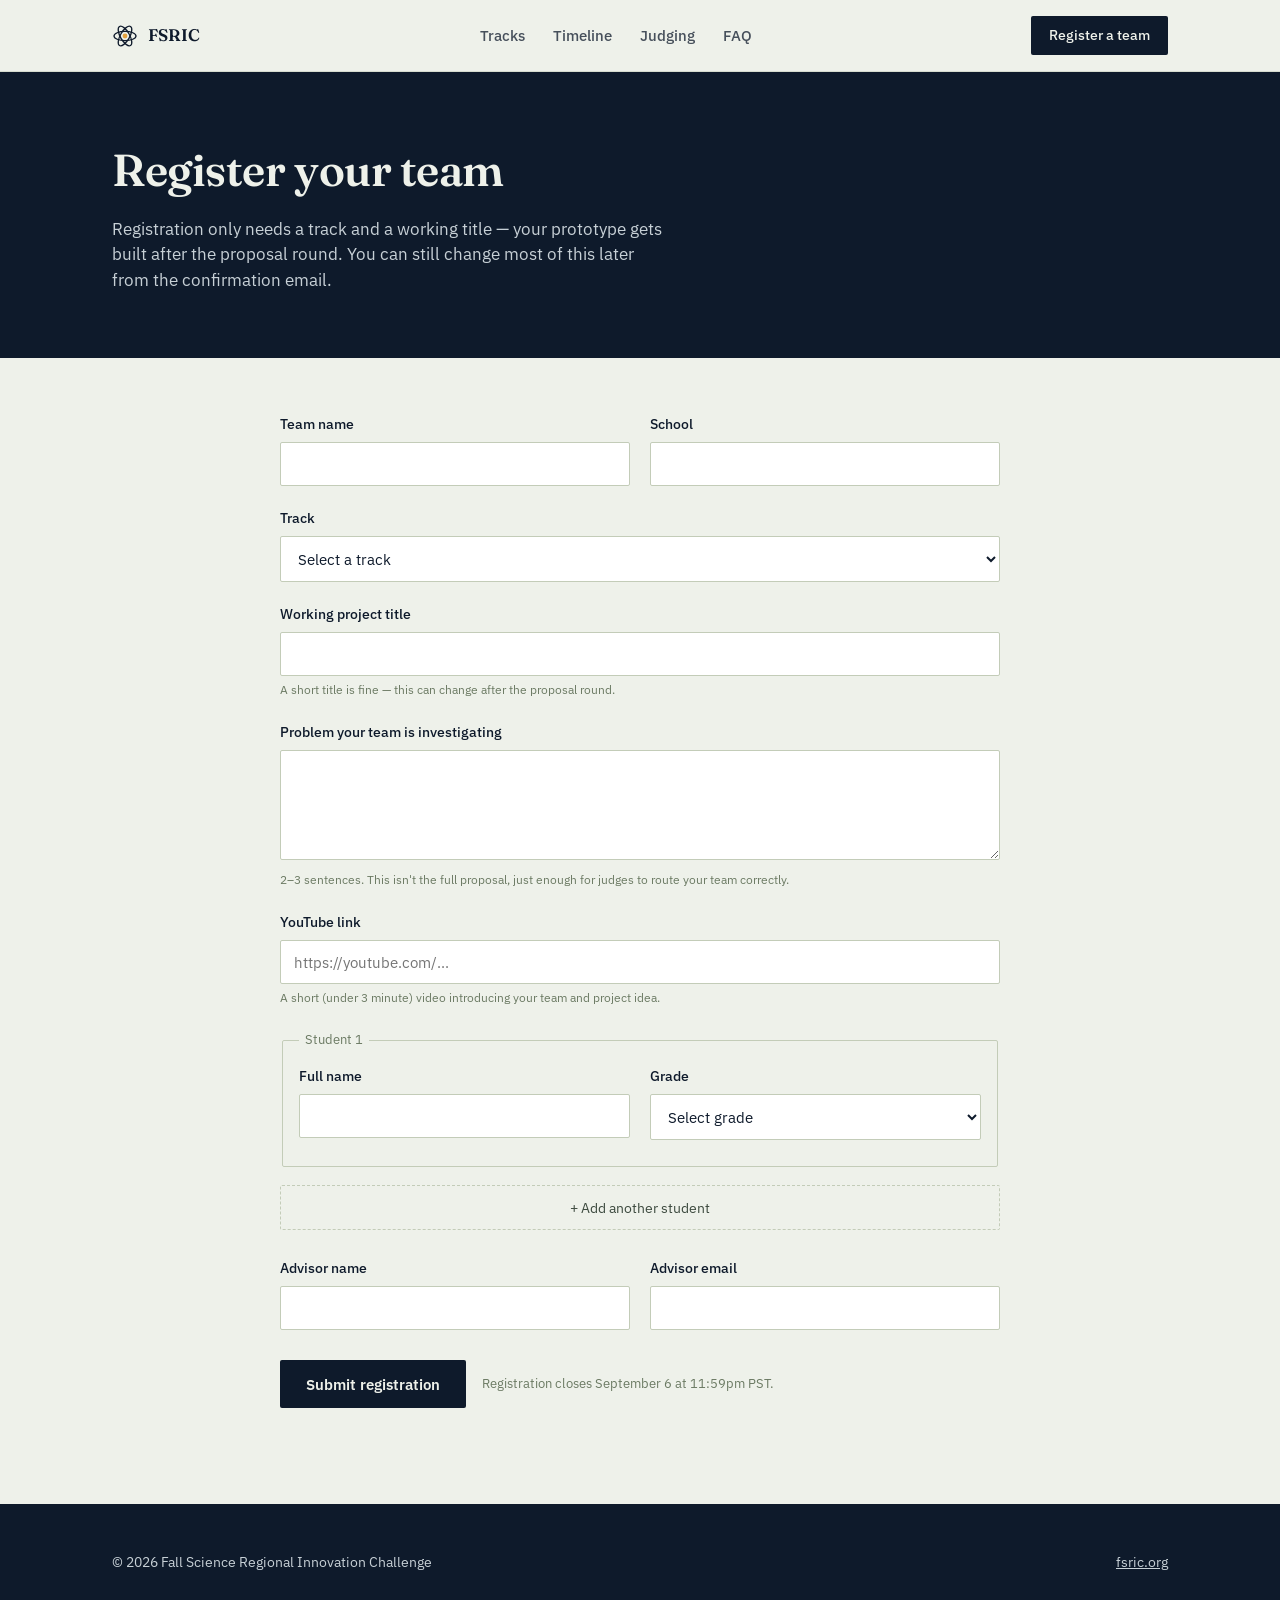
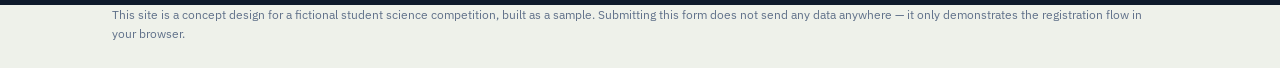
<file: register.html>
<!DOCTYPE html>
<html lang="en">
<head>
<meta charset="UTF-8">
<meta name="viewport" content="width=device-width, initial-scale=1.0">
<title>Register a team — Fall Science Regional Innovation Challenge</title>
<meta name="description" content="Register a student research team for the Fall Science Regional Innovation Challenge.">
<link rel="preconnect" href="https://fonts.googleapis.com">
<link rel="preconnect" href="https://fonts.gstatic.com" crossorigin>
<link href="https://fonts.googleapis.com/css2?family=Fraunces:opsz,wght@9..144,400;9..144,500;9..144,600;9..144,700&family=IBM+Plex+Sans:wght@400;500;600&family=IBM+Plex+Mono:wght@400;500&display=swap" rel="stylesheet">
<link rel="stylesheet" href="/css/styles.css">
</head>
<body>

<nav class="nav">
  <div class="nav-inner">
    <a class="nav-mark" href="/">
      <svg width="26" height="26" viewBox="0 0 26 26" fill="none" aria-hidden="true">
        <circle cx="13" cy="13" r="2.4" fill="#e3a13f"/>
        <ellipse cx="13" cy="13" rx="11" ry="4.6" stroke="#0e1a2b" stroke-width="1.3"/>
        <ellipse cx="13" cy="13" rx="11" ry="4.6" stroke="#0e1a2b" stroke-width="1.3" transform="rotate(60 13 13)"/>
        <ellipse cx="13" cy="13" rx="11" ry="4.6" stroke="#0e1a2b" stroke-width="1.3" transform="rotate(120 13 13)"/>
      </svg>
      FSRIC
    </a>
    <div class="nav-links">
      <a href="/#tracks">Tracks</a>
      <a href="/#timeline">Timeline</a>
      <a href="/#judging">Judging</a>
      <a href="/#faq">FAQ</a>
    </div>
    <a class="nav-cta" href="/register.html">Register a team</a>
    <button class="nav-toggle" aria-expanded="false" aria-controls="mobile-menu">Menu</button>
  </div>
  <div class="nav-mobile" id="mobile-menu">
    <a href="/#tracks">Tracks</a>
    <a href="/#timeline">Timeline</a>
    <a href="/#judging">Judging</a>
    <a href="/#faq">FAQ</a>
    <a href="/register.html">Register a team</a>
  </div>
</nav>

<header class="register-hero">
  <div class="wrap">
    <h1>Register your team</h1>
    <p>Registration only needs a track and a working title — your prototype gets built after the proposal round. You can still change most of this later from the confirmation email.</p>
  </div>
</header>

<section class="form-section">
  <div class="wrap">
    <div class="form-shell" id="form-shell">
      <form id="register-form" novalidate>
        <div class="form-grid">
          <div class="field">
            <label for="team_name">Team name</label>
            <input type="text" id="team_name" name="team_name" required>
            <span class="err-msg">This field is required.</span>
          </div>
          <div class="field">
            <label for="school">School</label>
            <input type="text" id="school" name="school" required>
            <span class="err-msg">This field is required.</span>
          </div>
        </div>

        <div class="field">
          <label for="track">Track</label>
          <select id="track" name="track" required>
            <option value="">Select a track</option>
            <option>Sustainable Energy &amp; Environment</option>
            <option>Biomedical &amp; Health Technology</option>
            <option>Applied Physics &amp; Engineering</option>
            <option>Computational &amp; Data Science</option>
          </select>
          <span class="err-msg">Select a track.</span>
        </div>

        <div class="field">
          <label for="project_title">Working project title</label>
          <input type="text" id="project_title" name="project_title" required>
          <span class="hint">A short title is fine — this can change after the proposal round.</span>
          <span class="err-msg">This field is required.</span>
        </div>

        <div class="field">
          <label for="problem">Problem your team is investigating</label>
          <textarea id="problem" name="problem" required></textarea>
          <span class="hint">2–3 sentences. This isn't the full proposal, just enough for judges to route your team correctly.</span>
          <span class="err-msg">This field is required.</span>
        </div>

        <div class="field">
          <label for="youtube_link">YouTube link</label>
          <input type="url" id="youtube_link" name="youtube_link" placeholder="https://youtube.com/..." required>
          <span class="hint">A short (under 3 minute) video introducing your team and project idea.</span>
          <span class="err-msg">Enter a valid YouTube link.</span>
        </div>

        <div id="members-wrap">
          <fieldset class="member">
            <legend>Student 1</legend>
            <button type="button" class="member-remove">Remove</button>
            <div class="form-grid">
              <div class="field">
                <label>Full name</label>
                <input type="text" name="member_name_1" required>
              </div>
              <div class="field">
                <label>Grade</label>
                <select name="member_grade_1" required>
                  <option value="">Select grade</option>
                  <option>9</option><option>10</option><option>11</option><option>12</option>
                </select>
              </div>
            </div>
          </fieldset>
        </div>
        <button type="button" class="add-member" id="add-member">+ Add another student</button>

        <div class="form-grid">
          <div class="field">
            <label for="advisor_name">Advisor name</label>
            <input type="text" id="advisor_name" name="advisor_name" required>
            <span class="err-msg">This field is required.</span>
          </div>
          <div class="field">
            <label for="advisor_email">Advisor email</label>
            <input type="email" id="advisor_email" name="advisor_email" required>
            <span class="err-msg">Enter a valid email address.</span>
          </div>
        </div>

        <div class="form-submit-row">
          <button type="submit" class="btn-primary" style="background:#0e1a2b; color:#eef1ea;">Submit registration</button>
          <span class="form-note">Registration closes September 6 at 11:59pm PST.</span>
        </div>
      </form>

      <div class="confirm-panel" id="confirm-panel">
        <h2>You're registered.</h2>
        <p><strong id="confirm-team"></strong> is entered in the <strong id="confirm-track"></strong> track.</p>
        <div class="confirm-id" id="confirm-id"></div>
        <p>Keep this confirmation number — you'll need it to check proposal status in December. A copy of these details would normally be emailed to your advisor; this demo doesn't send real email.</p>
        <p><a href="/" class="btn-ghost" style="border-color:#c3ccb8; color:#0e1a2b;">Back to the FSRIC home page</a></p>
      </div>
    </div>
  </div>
</section>

<footer>
  <div class="wrap">
    <div class="foot-bottom">
      <div>&copy; 2026 Fall Science Regional Innovation Challenge</div>
      <div><a href="/">fsric.org</a></div>
    </div>
  </div>
</footer>
<p class="disclaimer">This site is a concept design for a fictional student science competition, built as a sample. Submitting this form does not send any data anywhere — it only demonstrates the registration flow in your browser.</p>

<script src="/js/main.js"></script>
</body>
</html>
</file>
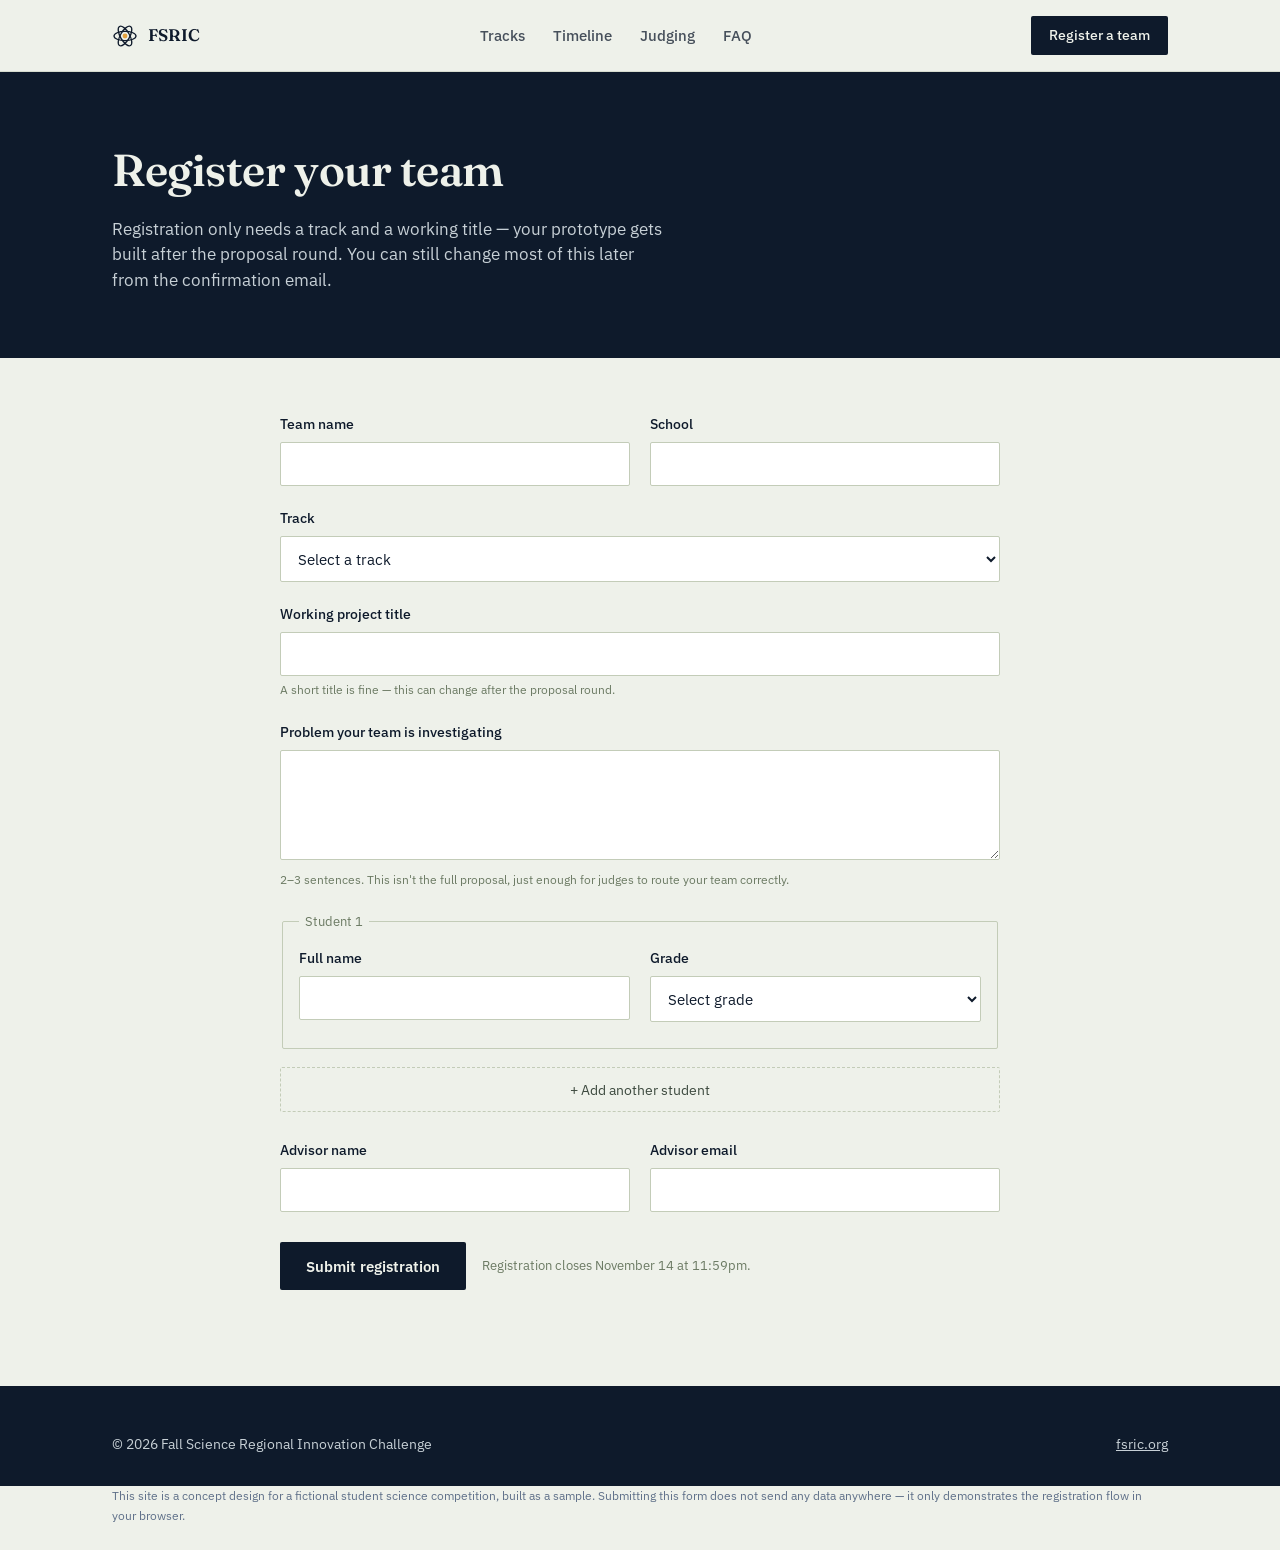
<file: fsric-site/register.html>
<!DOCTYPE html>
<html lang="en">
<head>
<meta charset="UTF-8">
<meta name="viewport" content="width=device-width, initial-scale=1.0">
<title>Register a team — Fall Science Regional Innovation Challenge</title>
<meta name="description" content="Register a student research team for the Fall Science Regional Innovation Challenge.">
<link rel="preconnect" href="https://fonts.googleapis.com">
<link rel="preconnect" href="https://fonts.gstatic.com" crossorigin>
<link href="https://fonts.googleapis.com/css2?family=Fraunces:opsz,wght@9..144,400;9..144,500;9..144,600;9..144,700&family=IBM+Plex+Sans:wght@400;500;600&family=IBM+Plex+Mono:wght@400;500&display=swap" rel="stylesheet">
<link rel="stylesheet" href="/css/styles.css">
</head>
<body>

<nav class="nav">
  <div class="nav-inner">
    <a class="nav-mark" href="/">
      <svg width="26" height="26" viewBox="0 0 26 26" fill="none" aria-hidden="true">
        <circle cx="13" cy="13" r="2.4" fill="#e3a13f"/>
        <ellipse cx="13" cy="13" rx="11" ry="4.6" stroke="#0e1a2b" stroke-width="1.3"/>
        <ellipse cx="13" cy="13" rx="11" ry="4.6" stroke="#0e1a2b" stroke-width="1.3" transform="rotate(60 13 13)"/>
        <ellipse cx="13" cy="13" rx="11" ry="4.6" stroke="#0e1a2b" stroke-width="1.3" transform="rotate(120 13 13)"/>
      </svg>
      FSRIC
    </a>
    <div class="nav-links">
      <a href="/#tracks">Tracks</a>
      <a href="/#timeline">Timeline</a>
      <a href="/#judging">Judging</a>
      <a href="/#faq">FAQ</a>
    </div>
    <a class="nav-cta" href="/register.html">Register a team</a>
    <button class="nav-toggle" aria-expanded="false" aria-controls="mobile-menu">Menu</button>
  </div>
  <div class="nav-mobile" id="mobile-menu">
    <a href="/#tracks">Tracks</a>
    <a href="/#timeline">Timeline</a>
    <a href="/#judging">Judging</a>
    <a href="/#faq">FAQ</a>
    <a href="/register.html">Register a team</a>
  </div>
</nav>

<header class="register-hero">
  <div class="wrap">
    <h1>Register your team</h1>
    <p>Registration only needs a track and a working title — your prototype gets built after the proposal round. You can still change most of this later from the confirmation email.</p>
  </div>
</header>

<section class="form-section">
  <div class="wrap">
    <div class="form-shell" id="form-shell">
      <form id="register-form" novalidate>
        <div class="form-grid">
          <div class="field">
            <label for="team_name">Team name</label>
            <input type="text" id="team_name" name="team_name" required>
            <span class="err-msg">This field is required.</span>
          </div>
          <div class="field">
            <label for="school">School</label>
            <input type="text" id="school" name="school" required>
            <span class="err-msg">This field is required.</span>
          </div>
        </div>

        <div class="field">
          <label for="track">Track</label>
          <select id="track" name="track" required>
            <option value="">Select a track</option>
            <option>Sustainable Energy &amp; Environment</option>
            <option>Biomedical &amp; Health Technology</option>
            <option>Applied Physics &amp; Engineering</option>
            <option>Computational &amp; Data Science</option>
          </select>
          <span class="err-msg">Select a track.</span>
        </div>

        <div class="field">
          <label for="project_title">Working project title</label>
          <input type="text" id="project_title" name="project_title" required>
          <span class="hint">A short title is fine — this can change after the proposal round.</span>
          <span class="err-msg">This field is required.</span>
        </div>

        <div class="field">
          <label for="problem">Problem your team is investigating</label>
          <textarea id="problem" name="problem" required></textarea>
          <span class="hint">2–3 sentences. This isn't the full proposal, just enough for judges to route your team correctly.</span>
          <span class="err-msg">This field is required.</span>
        </div>

        <div id="members-wrap">
          <fieldset class="member">
            <legend>Student 1</legend>
            <button type="button" class="member-remove">Remove</button>
            <div class="form-grid">
              <div class="field">
                <label>Full name</label>
                <input type="text" name="member_name_1" required>
              </div>
              <div class="field">
                <label>Grade</label>
                <select name="member_grade_1" required>
                  <option value="">Select grade</option>
                  <option>9</option><option>10</option><option>11</option><option>12</option>
                </select>
              </div>
            </div>
          </fieldset>
        </div>
        <button type="button" class="add-member" id="add-member">+ Add another student</button>

        <div class="form-grid">
          <div class="field">
            <label for="advisor_name">Advisor name</label>
            <input type="text" id="advisor_name" name="advisor_name" required>
            <span class="err-msg">This field is required.</span>
          </div>
          <div class="field">
            <label for="advisor_email">Advisor email</label>
            <input type="email" id="advisor_email" name="advisor_email" required>
            <span class="err-msg">Enter a valid email address.</span>
          </div>
        </div>

        <div class="form-submit-row">
          <button type="submit" class="btn-primary" style="background:#0e1a2b; color:#eef1ea;">Submit registration</button>
          <span class="form-note">Registration closes November 14 at 11:59pm.</span>
        </div>
      </form>

      <div class="confirm-panel" id="confirm-panel">
        <h2>You're registered.</h2>
        <p><strong id="confirm-team"></strong> is entered in the <strong id="confirm-track"></strong> track.</p>
        <div class="confirm-id" id="confirm-id"></div>
        <p>Keep this confirmation number — you'll need it to check proposal status in December. A copy of these details would normally be emailed to your advisor; this demo doesn't send real email.</p>
        <p><a href="/" class="btn-ghost" style="border-color:#c3ccb8; color:#0e1a2b;">Back to the FSRIC home page</a></p>
      </div>
    </div>
  </div>
</section>

<footer>
  <div class="wrap">
    <div class="foot-bottom">
      <div>&copy; 2026 Fall Science Regional Innovation Challenge</div>
      <div><a href="/">fsric.org</a></div>
    </div>
  </div>
</footer>
<p class="disclaimer">This site is a concept design for a fictional student science competition, built as a sample. Submitting this form does not send any data anywhere — it only demonstrates the registration flow in your browser.</p>

<script src="/js/main.js"></script>
</body>
</html>
</file>
<file: css/styles.css>
/* Fall Science Regional Innovation Challenge — shared styles */

:root{
  --navy-deep: #0e1a2b;
  --navy-panel: #142640;
  --navy-line: #24405f;
  --paper: #eef1ea;
  --paper-line: #d6dccf;
  --paper-dim: #c7d0d6;
  --moss-line: #c3ccb8;
  --moss-text: #3d4a3f;
  --moss-sub: #6b7a63;
  --amber: #e3a13f;
  --amber-soft: #f0c98a;
  --moss: #7fa878;
  --ink: #0e1a2b;
}
*{box-sizing:border-box;}
html{scroll-behavior:smooth;}
body{
  margin:0;
  background:var(--paper);
  color:var(--ink);
  font-family:'IBM Plex Sans', sans-serif;
  line-height:1.5;
  -webkit-font-smoothing:antialiased;
}
@media (prefers-reduced-motion: reduce){
  *{animation-duration:0.001ms !important; transition-duration:0.001ms !important;}
}
a{color:inherit;}
h1,h2,h3{
  font-family:'Fraunces', serif;
  margin:0;
  font-weight:600;
  letter-spacing:-0.01em;
}
.wrap{max-width:1120px; margin:0 auto; padding:0 32px;}

/* ---------- NAV ---------- */
.nav{
  position:sticky; top:0; z-index:50;
  background:rgba(238,241,234,0.94);
  backdrop-filter:blur(6px);
  border-bottom:1px solid var(--paper-line);
}
.nav-inner{
  max-width:1120px; margin:0 auto; padding:16px 32px;
  display:flex; align-items:center; justify-content:space-between;
  position:relative;
}
.nav-mark{
  display:flex; align-items:center; gap:10px;
  font-family:'Fraunces', serif; font-weight:600; font-size:1.05rem;
  text-decoration:none; color:var(--ink);
}
.nav-links{ display:flex; gap:28px; font-size:0.92rem; font-weight:500; }
.nav-links a{ text-decoration:none; opacity:0.75; transition:opacity .15s ease; }
.nav-links a:hover, .nav-links a:focus-visible{ opacity:1; }
.nav-cta{
  background:var(--navy-deep); color:var(--paper);
  padding:9px 18px; border-radius:2px; font-size:0.88rem; font-weight:500;
  text-decoration:none; white-space:nowrap;
}
.nav-cta:hover{ background:#1a3050; }
.nav-toggle{
  display:none; background:none; border:1px solid var(--navy-line);
  padding:7px 12px; font-size:0.85rem; border-radius:2px; cursor:pointer;
  font-family:'IBM Plex Sans', sans-serif; color:var(--ink);
}
.nav-mobile{
  display:none;
  flex-direction:column;
  gap:2px;
  padding:8px 32px 20px;
  border-bottom:1px solid var(--paper-line);
  background:var(--paper);
}
.nav-mobile.is-open{ display:flex; }
.nav-mobile a{
  padding:12px 0; text-decoration:none; color:var(--ink);
  border-bottom:1px solid var(--paper-line); font-size:0.95rem;
}
.nav-mobile a:last-child{ border-bottom:none; }
@media (max-width:820px){
  .nav-links{display:none;}
  .nav-toggle{display:inline-block;}
}

/* ---------- HERO ---------- */
.hero{ background:var(--navy-deep); color:var(--paper); padding:88px 0 64px; position:relative; overflow:hidden; }
.hero-grid{ display:grid; grid-template-columns:1.15fr 0.85fr; gap:56px; align-items:center; position:relative; z-index:2; }
@media (max-width:900px){ .hero-grid{grid-template-columns:1fr;} }
.hero-badge{
  display:inline-flex; align-items:center; gap:8px;
  border:1px solid var(--navy-line); border-radius:20px;
  padding:6px 14px; font-size:0.82rem; color:var(--paper-dim);
  margin-bottom:22px;
}
.hero-badge .dot{ width:6px; height:6px; border-radius:50%; background:var(--amber); display:inline-block; }
.hero h1{ font-size:clamp(2.4rem, 5vw, 3.6rem); line-height:1.05; color:var(--paper); }
.hero h1 em{ font-style:italic; color:var(--amber-soft); }
.hero p.lede{ margin-top:22px; font-size:1.12rem; color:var(--paper-dim); max-width:46ch; line-height:1.6; }
.hero-actions{ margin-top:34px; display:flex; gap:16px; flex-wrap:wrap; }
.btn-primary{
  background:var(--amber); color:var(--navy-deep); padding:14px 26px;
  text-decoration:none; font-weight:600; font-size:0.95rem; border-radius:2px;
  display:inline-block; border:none; cursor:pointer; font-family:inherit;
}
.btn-primary:hover{ background:var(--amber-soft); }
.btn-ghost{
  border:1px solid var(--navy-line); color:var(--paper); padding:14px 26px;
  text-decoration:none; font-weight:500; font-size:0.95rem; border-radius:2px; display:inline-block;
}
.btn-ghost:hover{ border-color:var(--amber); }
.hero-stats{ margin-top:48px; display:flex; gap:40px; flex-wrap:wrap; }
.hero-stats div{ border-left:2px solid var(--navy-line); padding-left:14px; }
.hero-stats .num{ font-family:'Fraunces', serif; font-size:1.7rem; color:var(--paper); }
.hero-stats .lbl{ font-size:0.8rem; color:var(--paper-dim); margin-top:2px; }

.orbit-wrap{ position:relative; aspect-ratio:1/1; max-width:420px; margin:0 auto; }
.orbit-wrap svg{ width:100%; height:100%; }
.orbit-ring{ fill:none; stroke:var(--navy-line); stroke-width:1; }
.orbit-node{ fill:var(--amber); }
.orbit-node.alt{ fill:var(--moss); }
.orbit-spin{ transform-origin:210px 210px; animation:spin 34s linear infinite; }
.orbit-spin.rev{ animation-direction:reverse; animation-duration:46s; }
@keyframes spin{ to{ transform:rotate(360deg);} }
.orbit-label{ font-family:'IBM Plex Mono', monospace; font-size:10px; fill:var(--paper-dim); }

/* ---------- SECTIONS ---------- */
section{ padding:84px 0; }
.section-head{ display:grid; grid-template-columns:0.9fr 1.1fr; gap:40px; margin-bottom:48px; }
@media (max-width:800px){ .section-head{grid-template-columns:1fr;} }
.section-head h2{ font-size:clamp(1.8rem,3.4vw,2.5rem); }
.section-head p{ color:var(--moss-text); font-size:1.02rem; max-width:52ch; align-self:end; }
.section-head p.on-dark{ color:var(--paper-dim); }

/* ---------- ABOUT ---------- */
.about{ background:var(--paper); border-top:1px solid var(--paper-line); }
.about-cols{ display:grid; grid-template-columns:repeat(3, 1fr); gap:36px; }
@media (max-width:800px){ .about-cols{grid-template-columns:1fr;} }
.about-card{ border-top:2px solid var(--navy-deep); padding-top:18px; }
.about-card h3{ font-size:1.15rem; margin-bottom:10px; }
.about-card p{ color:var(--moss-text); font-size:0.95rem; }

/* ---------- TRACKS ---------- */
.tracks{ background:#e4e8dc; border-top:1px solid var(--paper-line); border-bottom:1px solid var(--paper-line); }
.track-list{ border-top:1px solid var(--moss-line); }
.track-row{
  display:grid; grid-template-columns:52px 1.2fr 1.6fr 100px; gap:24px;
  align-items:start; padding:26px 0; border-bottom:1px solid var(--moss-line);
}
@media (max-width:760px){
  .track-row{ grid-template-columns:40px 1fr; }
  .track-row .track-desc, .track-row .track-teams{ grid-column:2; }
}
.track-icon{ padding-top:4px; }
.track-icon svg{ width:26px; height:26px; }
.track-name{ font-family:'Fraunces', serif; font-size:1.2rem; font-weight:500; }
.track-desc{ color:var(--moss-text); font-size:0.92rem; line-height:1.55; }
.track-teams{ font-size:0.82rem; color:var(--moss-sub); text-align:right; }
@media (max-width:760px){ .track-teams{text-align:left; margin-top:4px;} }

/* ---------- TIMELINE ---------- */
.timeline{ background:var(--paper); }
.tl-list{ position:relative; padding-left:2px; }
.tl-item{
  display:grid; grid-template-columns:150px 1fr; gap:28px; padding:24px 0;
  border-top:1px solid var(--paper-line); position:relative;
}
.tl-item:last-child{ border-bottom:1px solid var(--paper-line); }
@media (max-width:700px){ .tl-item{ grid-template-columns:1fr; gap:6px; } }
.tl-date{ font-weight:600; color:var(--navy-deep); padding-top:2px; font-size:0.95rem; }
.tl-body h3{ font-size:1.15rem; font-weight:500; margin-bottom:6px; }
.tl-body p{ color:var(--moss-text); font-size:0.92rem; max-width:56ch; }
.tl-tag{
  display:inline-block; font-size:0.75rem; color:var(--moss-sub);
  border:1px solid #b8c2a8; padding:2px 10px; border-radius:20px; margin-top:8px;
}

/* ---------- JUDGING ---------- */
.judging{ background:var(--navy-deep); color:var(--paper); }
.crit-grid{ display:grid; grid-template-columns:repeat(4,1fr); gap:1px; background:var(--navy-line); border:1px solid var(--navy-line); }
@media (max-width:900px){ .crit-grid{ grid-template-columns:repeat(2,1fr);} }
.crit-cell{ background:var(--navy-deep); padding:28px 24px; }
.crit-pct{ font-family:'Fraunces', serif; font-size:2.2rem; color:var(--amber-soft); }
.crit-cell h3{ font-size:1rem; font-weight:500; margin-top:10px; color:var(--paper); }
.crit-cell p{ font-size:0.85rem; color:var(--paper-dim); margin-top:8px; }

/* ---------- FAQ ---------- */
.faq{ background:var(--paper); }
.faq-grid{ display:grid; grid-template-columns:1fr 1fr; gap:0 48px; }
@media (max-width:800px){ .faq-grid{grid-template-columns:1fr;} }
details{ border-bottom:1px solid var(--paper-line); padding:18px 0; }
details summary{
  cursor:pointer; font-weight:500; font-size:1rem; list-style:none;
  display:flex; justify-content:space-between; align-items:center;
}
details summary::-webkit-details-marker{ display:none; }
details summary::after{
  content:"+"; font-family:'Fraunces', serif; font-size:1.3rem; color:var(--amber);
  margin-left:12px; flex-shrink:0;
}
details[open] summary::after{ content:"\2013"; }
details p{ margin:12px 0 0; color:var(--moss-text); font-size:0.92rem; max-width:60ch; }

/* ---------- CTA STRIP ---------- */
.cta-strip{ background:var(--amber); color:var(--navy-deep); padding:60px 0; }
.cta-inner{ display:flex; justify-content:space-between; align-items:center; gap:24px; flex-wrap:wrap; }
.cta-inner h2{ font-size:clamp(1.6rem,3vw,2.2rem); max-width:20ch; }
.cta-inner .btn-primary{ background:var(--navy-deep); color:var(--paper); }
.cta-inner .btn-primary:hover{ background:#1a3050; }

/* ---------- FOOTER ---------- */
footer{ background:var(--navy-deep); color:var(--paper-dim); padding:48px 0 32px; font-size:0.85rem; }
.foot-grid{ display:grid; grid-template-columns:1.4fr 1fr 1fr; gap:32px; padding-bottom:32px; border-bottom:1px solid var(--navy-line); margin-bottom:24px; }
@media (max-width:700px){ .foot-grid{grid-template-columns:1fr;} }
.foot-grid h4{ font-size:0.85rem; color:var(--amber-soft); margin-bottom:12px; font-weight:600; }
.foot-grid ul{ list-style:none; padding:0; margin:0; }
.foot-grid li{ margin-bottom:8px; }
.foot-grid a{ text-decoration:none; opacity:0.85; }
.foot-grid a:hover{ opacity:1; }
.foot-bottom{ display:flex; justify-content:space-between; flex-wrap:wrap; gap:12px; }
.disclaimer{ max-width:1120px; margin:0 auto 24px; padding:0 32px; font-size:0.78rem; color:#5f7089; line-height:1.6; }

/* ---------- REGISTER PAGE ---------- */
.register-hero{ background:var(--navy-deep); color:var(--paper); padding:64px 0 48px; }
.register-hero h1{ font-size:clamp(2rem,4vw,2.8rem); color:var(--paper); }
.register-hero p{ color:var(--paper-dim); max-width:56ch; margin-top:14px; font-size:1.05rem; }

.form-section{ background:var(--paper); padding:56px 0 96px; }
.form-shell{ max-width:720px; margin:0 auto; }
.form-grid{ display:grid; grid-template-columns:1fr 1fr; gap:20px; }
@media (max-width:640px){ .form-grid{ grid-template-columns:1fr; } }
.field{ margin-bottom:22px; }
.field.full{ grid-column:1 / -1; }
.field label{ display:block; font-size:0.88rem; font-weight:500; margin-bottom:7px; }
.field .hint{ font-size:0.78rem; color:var(--moss-sub); margin-top:5px; }
.field input, .field select, .field textarea{
  width:100%; border:1px solid var(--moss-line); background:#fff; color:var(--ink);
  padding:11px 13px; font-family:inherit; font-size:0.95rem; border-radius:2px;
}
.field textarea{ resize:vertical; min-height:110px; }
.field input:focus, .field select:focus, .field textarea:focus{
  outline:2px solid var(--amber); outline-offset:1px; border-color:var(--amber);
}
.field.error input, .field.error select, .field.error textarea{ border-color:#b8412f; }
.field .err-msg{ font-size:0.8rem; color:#b8412f; margin-top:5px; display:none; }
.field.error .err-msg{ display:block; }

fieldset.member{
  border:1px solid var(--moss-line); border-radius:2px; padding:16px 16px 4px;
  margin-bottom:18px; position:relative;
}
fieldset.member legend{ font-size:0.82rem; color:var(--moss-sub); padding:0 6px; }
.member-remove{
  position:absolute; top:12px; right:12px; background:none; border:none;
  color:var(--moss-sub); font-size:0.8rem; cursor:pointer; text-decoration:underline;
}
.add-member{
  border:1px dashed var(--moss-line); background:none; width:100%;
  padding:12px; font-size:0.9rem; color:var(--moss-text); cursor:pointer;
  border-radius:2px; margin-bottom:28px; font-family:inherit;
}
.add-member:hover{ border-color:var(--amber); color:var(--ink); }

.form-submit-row{ display:flex; align-items:center; gap:16px; margin-top:8px; flex-wrap:wrap; }
.form-note{ font-size:0.82rem; color:var(--moss-sub); }

.confirm-panel{ display:none; text-align:left; border-top:3px solid var(--amber); padding-top:28px; }
.confirm-panel.is-visible{ display:block; }
.confirm-panel .confirm-id{
  display:inline-block; font-weight:600; background:#fff; border:1px solid var(--moss-line);
  padding:6px 12px; border-radius:2px; margin:14px 0 22px;
}
.confirm-panel h2{ font-size:1.6rem; }
.confirm-panel p{ color:var(--moss-text); max-width:56ch; }
.form-shell.is-submitted form{ display:none; }
</file>
